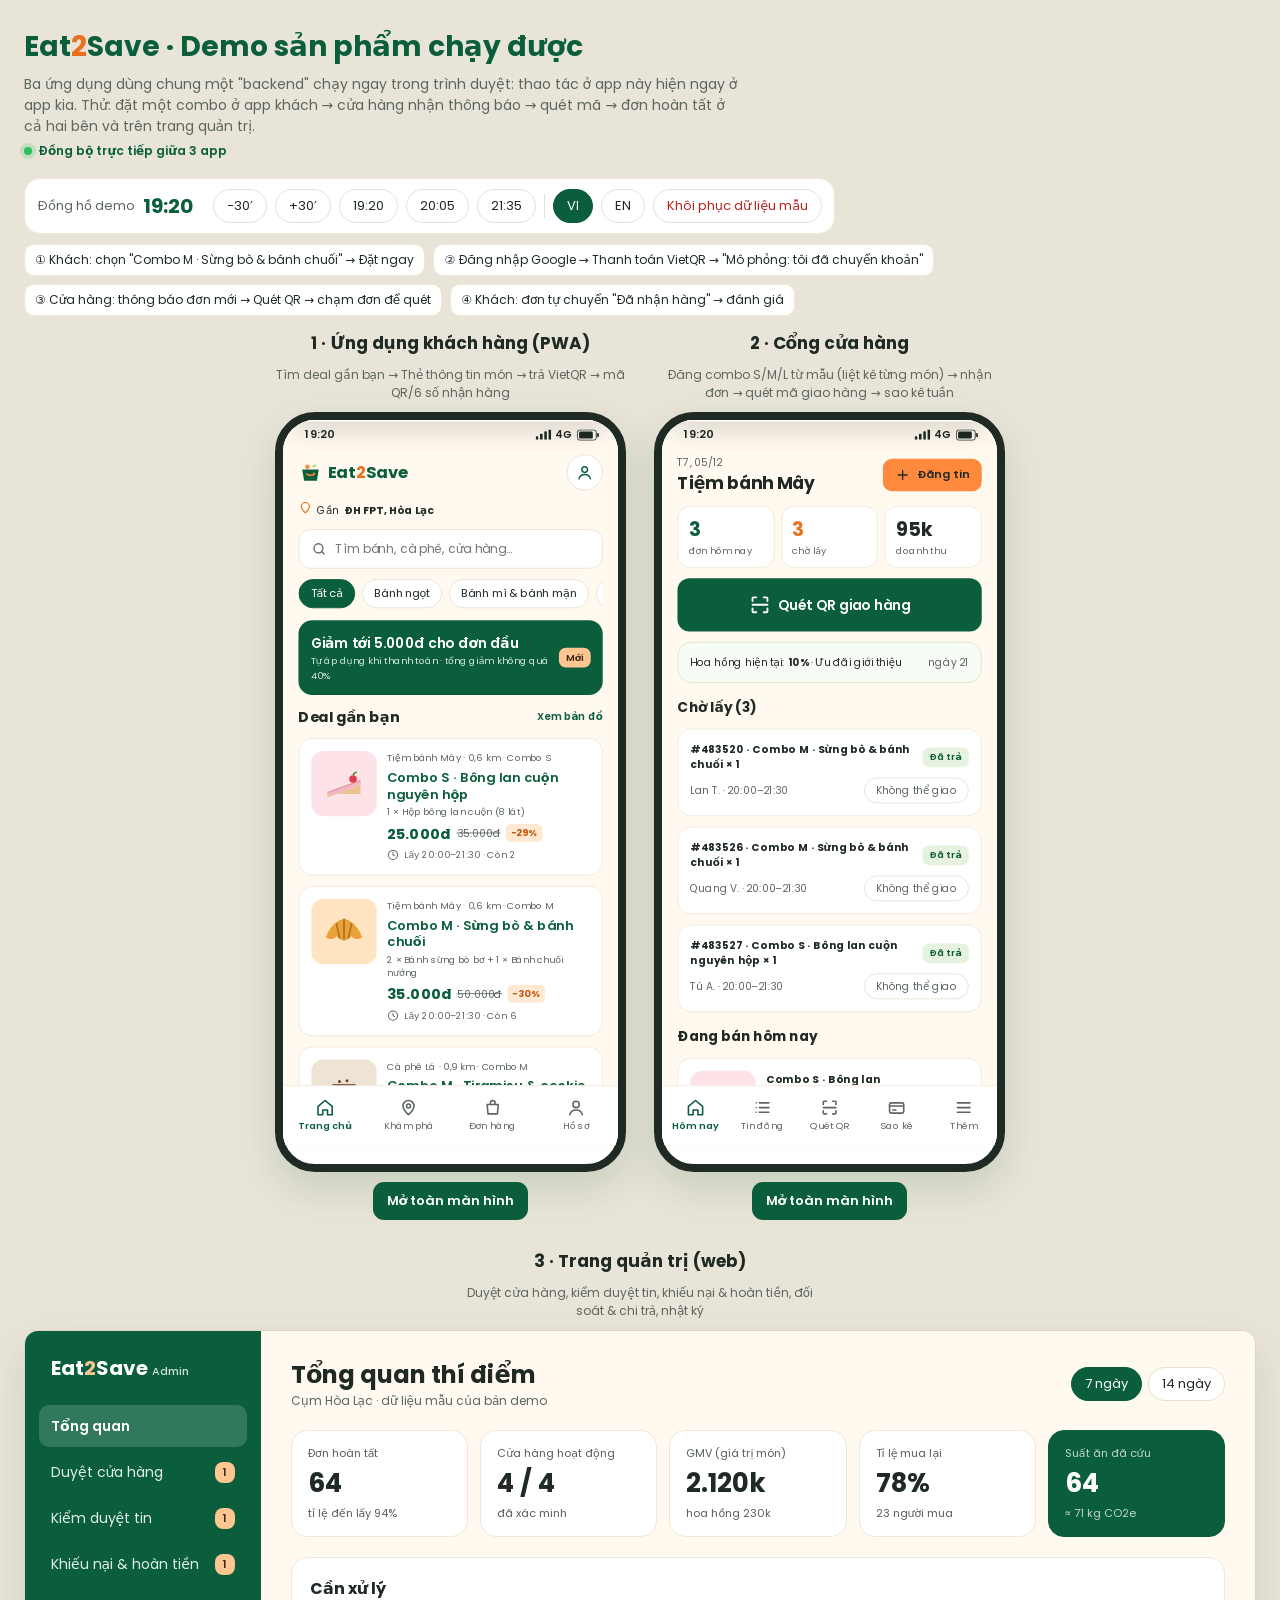
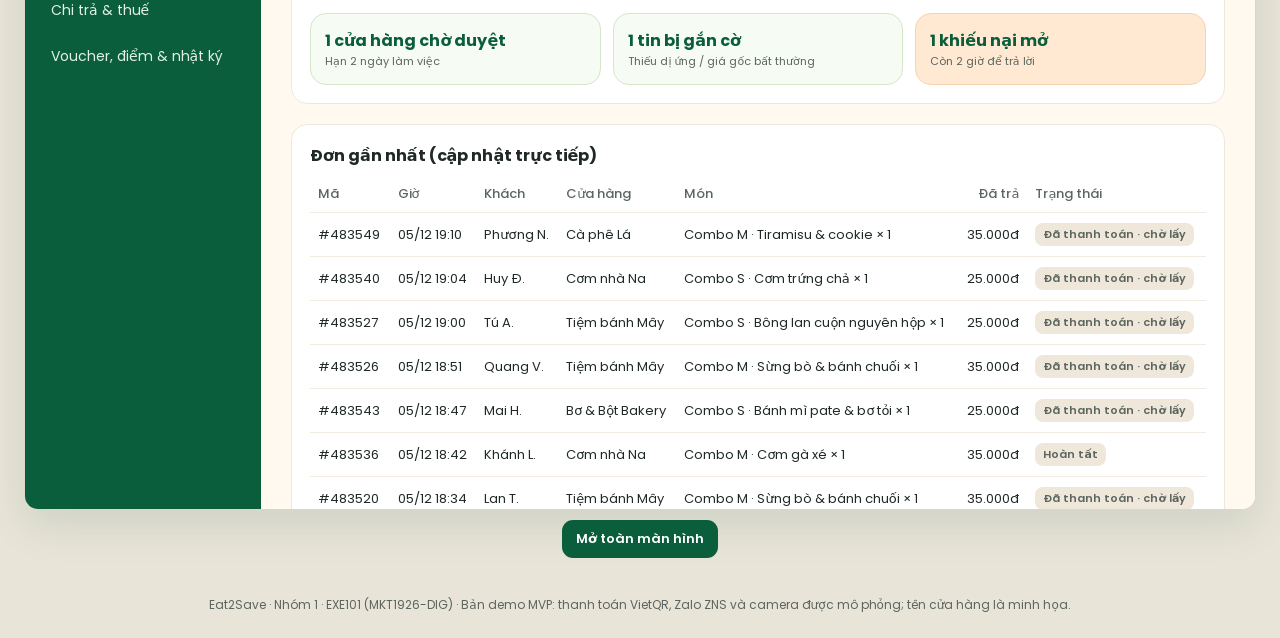
<file: live/index.html>
<!doctype html><html lang="vi"><head><meta charset="utf-8"><meta name="viewport" content="width=device-width,initial-scale=1"><title>Eat2Save – Demo sản phẩm</title>
<style>
body{background:var(--cream)}
header{max-width:1440px;margin:0 auto;padding:26px 24px 6px;display:flex;flex-wrap:wrap;gap:16px;align-items:flex-end;justify-content:space-between}
header h1{margin:0;font-size:28px;color:var(--g)}header h1 b{color:var(--o2)}
header p{margin:6px 0 0;color:var(--mut);font-size:14px;max-width:720px}
.ctl{display:flex;flex-wrap:wrap;gap:8px;align-items:center;background:#fff;border:1px solid var(--bd);border-radius:16px;padding:10px 12px;font-size:13px}
.ctl .clk{font-size:20px;font-weight:700;color:var(--g);min-width:62px}
.rowx{max-width:1440px;margin:0 auto;padding:14px 24px;display:flex;flex-wrap:wrap;gap:28px;justify-content:center}
.colx{display:flex;flex-direction:column;gap:10px;align-items:center}
.colx h2{margin:0;font-size:17px}.colx .d{font-size:12px;color:var(--mut);text-align:center;max-width:350px}
.dev{width:351px;height:760px;border-radius:40px;border:8px solid var(--ink);overflow:hidden;background:#fff;box-shadow:0 16px 40px rgba(11,94,59,.16)}
.dev iframe{width:390px;height:844px;border:0;transform:scale(.8595);transform-origin:0 0}
.web{width:min(1360px,100%);height:780px;border-radius:14px;border:1px solid #DDD6C8;overflow:hidden;background:#fff;box-shadow:0 16px 40px rgba(11,94,59,.12)}.web iframe{width:100%;height:100%;border:0}
.live{display:inline-flex;align-items:center;gap:6px;font-size:12px;color:var(--g);font-weight:600}.live i{width:8px;height:8px;border-radius:4px;background:#2DBE60;box-shadow:0 0 0 4px rgba(45,190,96,.2)}
footer{text-align:center;font-size:12px;color:var(--mut);padding:24px}
.steps{max-width:1440px;margin:0 auto;padding:4px 24px 0;display:flex;flex-wrap:wrap;gap:8px;font-size:12px}
.steps span{background:#fff;border:1px solid var(--bd);border-radius:10px;padding:6px 10px}
</style></head><body>
<header><div><h1>Eat<b>2</b>Save · <span id="t1">Demo sản phẩm chạy được</span></h1><p id="t2"></p><span class="live"><i></i><span id="t3"></span></span></div>
<div class="ctl"><span id="t4" class="muted"></span><span class="clk" id="clk">--:--</span><button class="chip" data-t="-30">−30′</button><button class="chip" data-t="30">+30′</button><button class="chip" data-set="19:20">19:20</button><button class="chip" data-set="20:05">20:05</button><button class="chip" data-set="21:35">21:35</button><span style="width:1px;height:24px;background:var(--bd2)"></span><button class="chip" data-l="vi">VI</button><button class="chip" data-l="en">EN</button><button class="chip" id="rst" style="color:var(--red)"></button></div></header>
<div class="steps" id="steps"></div>
<div class="rowx">
 <div class="colx"><h2 id="h1"></h2><div class="d" id="d1"></div><div class="dev"><iframe src="khach-hang/index.html#/home" title="Customer app"></iframe></div><a class="btn sm" href="khach-hang/index.html" target="_blank" id="o1"></a></div>
 <div class="colx"><h2 id="h2"></h2><div class="d" id="d2"></div><div class="dev"><iframe src="cua-hang/index.html#/today" title="Store portal"></iframe></div><a class="btn sm" href="cua-hang/index.html" target="_blank" id="o2"></a></div>
</div>
<div class="rowx"><div class="colx" style="width:100%"><h2 id="h3"></h2><div class="d" id="d3"></div><div class="web"><iframe src="quan-tri/index.html#/overview" title="Admin console"></iframe></div><a class="btn sm" href="quan-tri/index.html" target="_blank" id="o3"></a></div></div>
<footer id="ft"></footer>
<script>(async()=>{try{const p=await Promise.all(Array.from({length:10},(_,i)=>'assets/d'+i+'.bin').map(u=>fetch(u).then(r=>{if(!r.ok)throw new Error(u);return r.arrayBuffer()})));const t=await new Response(new Blob(p).stream().pipeThrough(new DecompressionStream('gzip'))).text();const B=JSON.parse(t);const st=document.createElement('style');st.textContent=B.css;document.head.appendChild(st);for(const k of ["qrcode", "core"]){const s=document.createElement('script');s.text=B[k];document.body.appendChild(s);}window.dispatchEvent(new Event('e2s-ready'));}catch(e){document.body.insertAdjacentHTML('beforeend','<p style="font:14px sans-serif;padding:20px">Không tải được bản demo / Demo failed to load: '+e.message+'</p>')}})();</script><script>window.addEventListener("e2s-ready",()=>{
const L=E2S.L;
function txt(){
 const T={t1:L('Demo sản phẩm chạy được','Working product demo'),t2:L('Ba ứng dụng dùng chung một "backend" chạy ngay trong trình duyệt: thao tác ở app này hiện ngay ở app kia. Thử: đặt một combo ở app khách → cửa hàng nhận thông báo → quét mã → đơn hoàn tất ở cả hai bên và trên trang quản trị.','Three apps share one in-browser "backend": an action in one app shows up instantly in the others. Try it: reserve a combo in the customer app → the store gets an alert → scan the code → the order completes on both sides and in the admin console.'),t3:L('Đồng bộ trực tiếp giữa 3 app','Live sync across the 3 apps'),t4:L('Đồng hồ demo','Demo clock'),
 h1:L('1 · Ứng dụng khách hàng (PWA)','1 · Customer app (PWA)'),d1:L('Tìm deal gần bạn → Thẻ thông tin món → trả VietQR → mã QR/6 số nhận hàng','Find nearby deals → Food Info Card → pay by VietQR → QR / 6-digit pickup code'),
 h2:L('2 · Cổng cửa hàng','2 · Store portal'),d2:L('Đăng combo S/M/L từ mẫu (liệt kê từng món) → nhận đơn → quét mã giao hàng → sao kê tuần','List an S/M/L combo from a template (every item listed) → get orders → scan to hand over → weekly statement'),
 h3:L('3 · Trang quản trị (web)','3 · Admin console (web)'),d3:L('Duyệt cửa hàng, kiểm duyệt tin, khiếu nại & hoàn tiền, đối soát & chi trả, nhật ký','Store approval, listing moderation, complaints & refunds, reconciliation & payouts, audit log'),
 o1:L('Mở toàn màn hình','Open full screen'),o2:L('Mở toàn màn hình','Open full screen'),o3:L('Mở toàn màn hình','Open full screen'),rst:L('Khôi phục dữ liệu mẫu','Reset sample data'),
 ft:L('Eat2Save · Nhóm 1 · EXE101 (MKT1926-DIG) · Bản demo MVP: thanh toán VietQR, Zalo ZNS và camera được mô phỏng; tên cửa hàng là minh họa.','Eat2Save · Group 1 · EXE101 (MKT1926-DIG) · MVP demo: VietQR payment, Zalo ZNS and the camera are simulated; store names are fictional.')};
 for(const k in T){const el=document.getElementById(k); if(el) el.textContent=T[k];}
 const S=[L('① Khách: chọn "Combo M · Sừng bò & bánh chuối" → Đặt ngay','① Buyer: open "Combo M · Croissants & banana cake" → Reserve'),L('② Đăng nhập Google → Thanh toán VietQR → "Mô phỏng: tôi đã chuyển khoản"','② Sign in with Google → Pay with VietQR → "Simulate: I have paid"'),L('③ Cửa hàng: thông báo đơn mới → Quét QR → chạm đơn để quét','③ Store: new-order alert → Scan QR → tap the order to scan'),L('④ Khách: đơn tự chuyển "Đã nhận hàng" → đánh giá','④ Buyer: order flips to "Picked up" → leave a review')];
 document.getElementById('steps').innerHTML=S.map(s=>'<span>'+s+'</span>').join('');
 document.querySelectorAll('[data-l]').forEach(b=>b.classList.toggle('on',b.dataset.l===E2S.lang()));
}
txt(); E2S.on('lang',txt);
setInterval(()=>{document.getElementById('clk').textContent=E2S.hm(E2S.now());},500);
document.querySelector('.ctl').addEventListener('click',e=>{const b=e.target.closest('button');if(!b)return;
 if(b.dataset.t)E2S.shift(Number(b.dataset.t));else if(b.dataset.set)E2S.setClock(E2S.at(E2S.today(),b.dataset.set));else if(b.dataset.l)E2S.setLang(b.dataset.l);else if(b.id==='rst'&&confirm(L('Xóa mọi thao tác và khôi phục dữ liệu mẫu?','Discard all changes and restore sample data?'))){E2S.reset();document.querySelectorAll('iframe').forEach(f=>f.contentWindow.location.reload());}});
});</script></body></html>
</file>
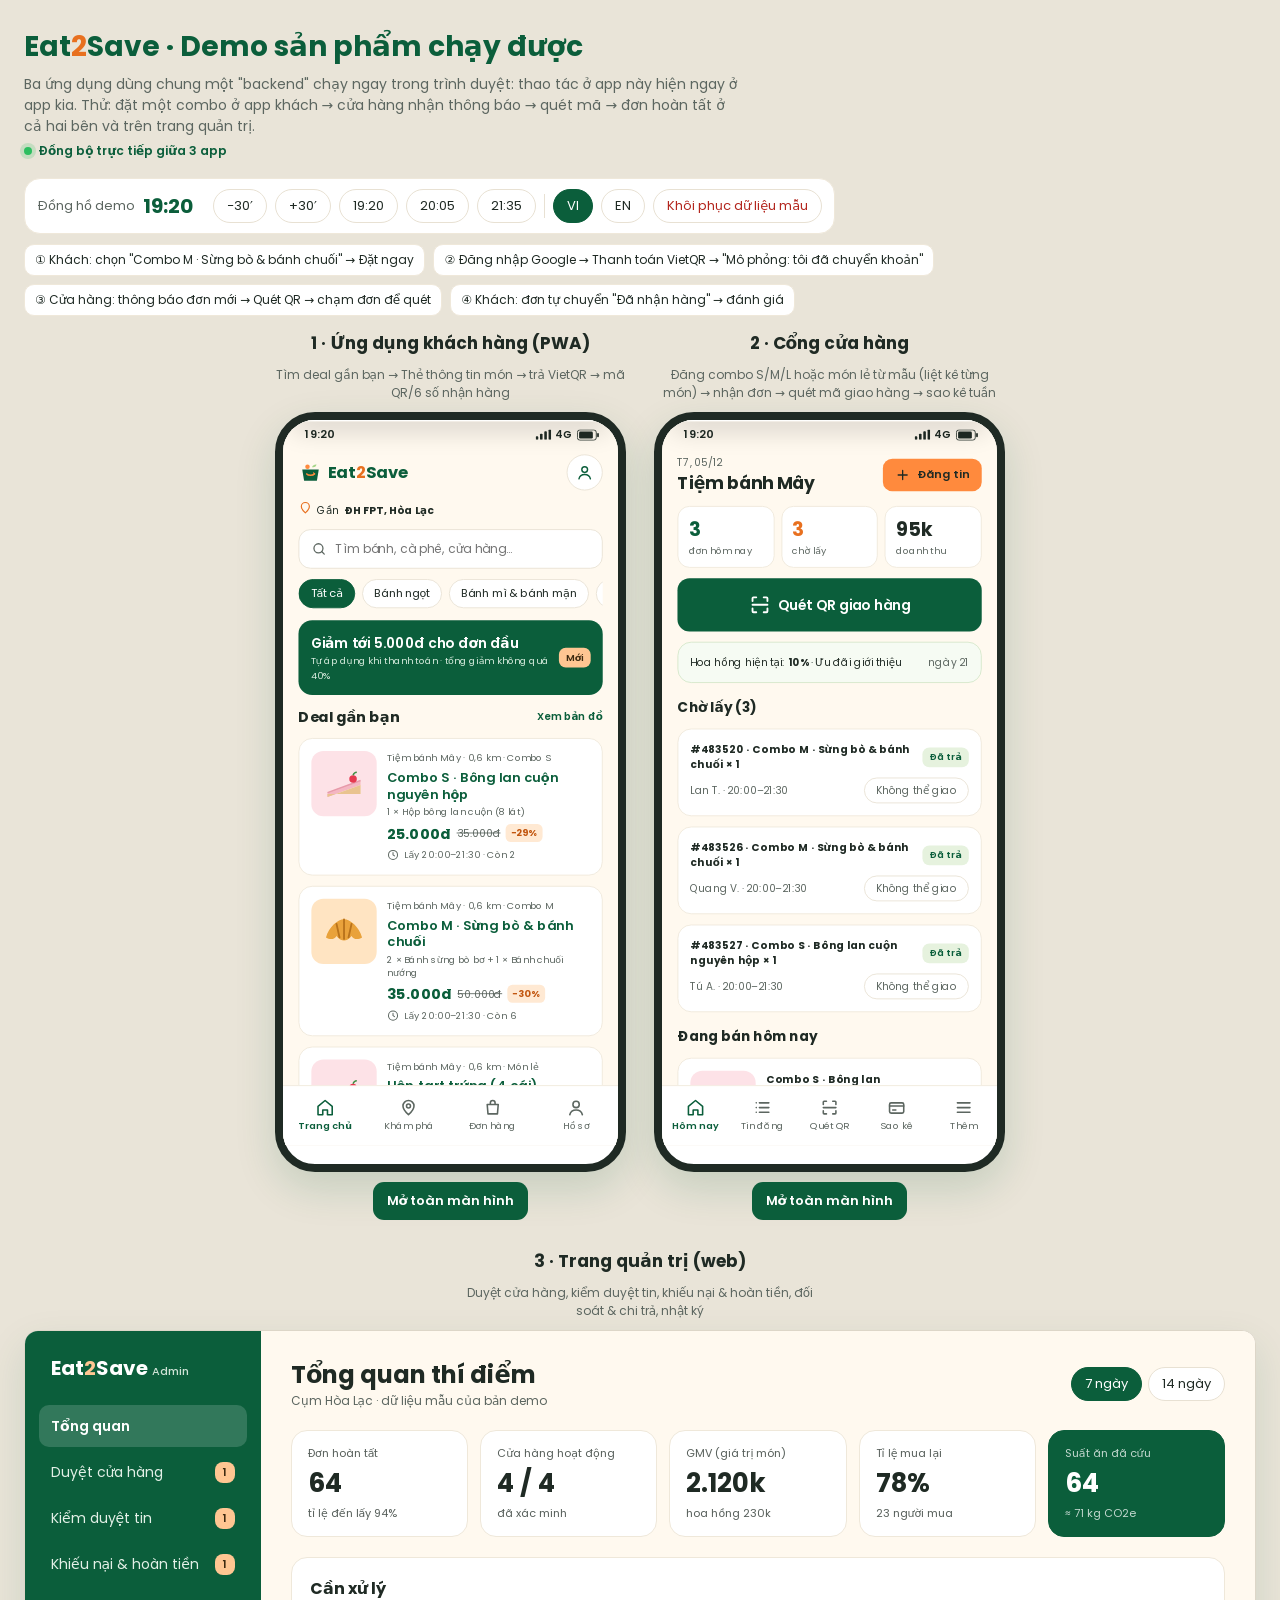
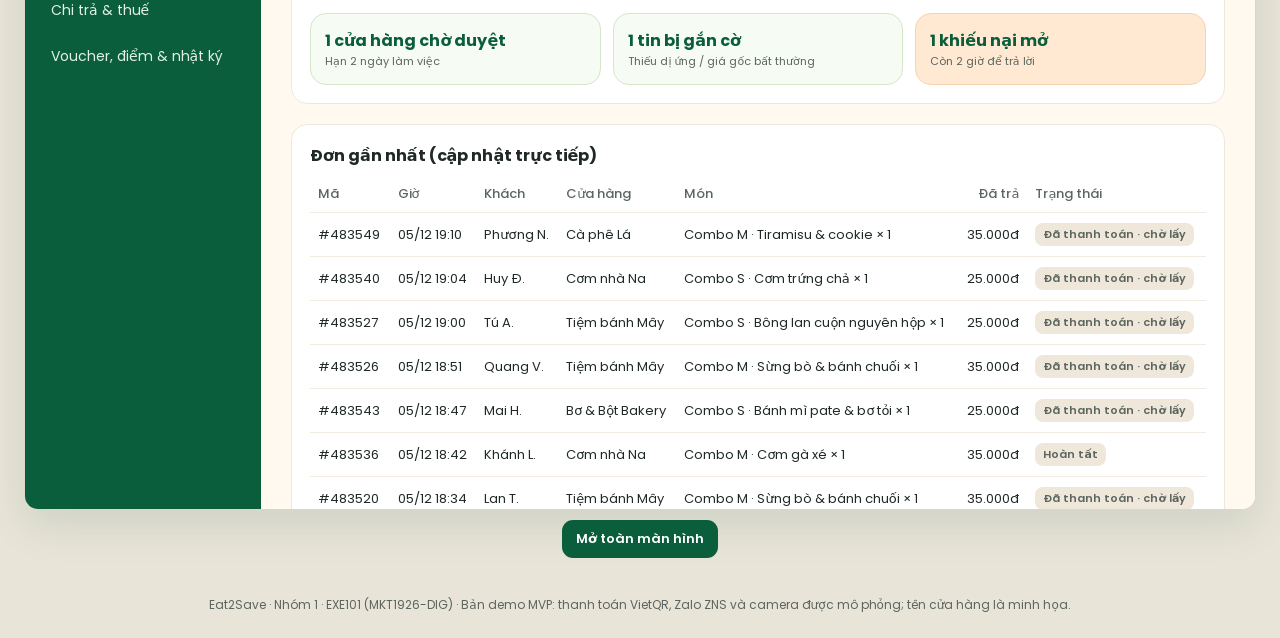
<file: site/index.html>
<!doctype html><html lang="vi"><head><meta charset="utf-8"><meta name="viewport" content="width=device-width,initial-scale=1"><title>Eat2Save – Demo sản phẩm</title>
<style>
body{background:var(--cream)}
header{max-width:1440px;margin:0 auto;padding:26px 24px 6px;display:flex;flex-wrap:wrap;gap:16px;align-items:flex-end;justify-content:space-between}
header h1{margin:0;font-size:28px;color:var(--g)}header h1 b{color:var(--o2)}
header p{margin:6px 0 0;color:var(--mut);font-size:14px;max-width:720px}
.ctl{display:flex;flex-wrap:wrap;gap:8px;align-items:center;background:#fff;border:1px solid var(--bd);border-radius:16px;padding:10px 12px;font-size:13px}
.ctl .clk{font-size:20px;font-weight:700;color:var(--g);min-width:62px}
.rowx{max-width:1440px;margin:0 auto;padding:14px 24px;display:flex;flex-wrap:wrap;gap:28px;justify-content:center}
.colx{display:flex;flex-direction:column;gap:10px;align-items:center}
.colx h2{margin:0;font-size:17px}.colx .d{font-size:12px;color:var(--mut);text-align:center;max-width:350px}
.dev{width:351px;height:760px;border-radius:40px;border:8px solid var(--ink);overflow:hidden;background:#fff;box-shadow:0 16px 40px rgba(11,94,59,.16)}
.dev iframe{width:390px;height:844px;border:0;transform:scale(.8595);transform-origin:0 0}
.web{width:min(1360px,100%);height:780px;border-radius:14px;border:1px solid #DDD6C8;overflow:hidden;background:#fff;box-shadow:0 16px 40px rgba(11,94,59,.12)}.web iframe{width:100%;height:100%;border:0}
.live{display:inline-flex;align-items:center;gap:6px;font-size:12px;color:var(--g);font-weight:600}.live i{width:8px;height:8px;border-radius:4px;background:#2DBE60;box-shadow:0 0 0 4px rgba(45,190,96,.2)}
footer{text-align:center;font-size:12px;color:var(--mut);padding:24px}
.steps{max-width:1440px;margin:0 auto;padding:4px 24px 0;display:flex;flex-wrap:wrap;gap:8px;font-size:12px}
.steps span{background:#fff;border:1px solid var(--bd);border-radius:10px;padding:6px 10px}
</style></head><body>
<header><div><h1>Eat<b>2</b>Save · <span id="t1">Demo sản phẩm chạy được</span></h1><p id="t2"></p><span class="live"><i></i><span id="t3"></span></span></div>
<div class="ctl"><span id="t4" class="muted"></span><span class="clk" id="clk">--:--</span><button class="chip" data-t="-30">−30′</button><button class="chip" data-t="30">+30′</button><button class="chip" data-set="19:20">19:20</button><button class="chip" data-set="20:05">20:05</button><button class="chip" data-set="21:35">21:35</button><span style="width:1px;height:24px;background:var(--bd2)"></span><button class="chip" data-l="vi">VI</button><button class="chip" data-l="en">EN</button><button class="chip" id="rst" style="color:var(--red)"></button></div></header>
<div class="steps" id="steps"></div>
<div class="rowx">
 <div class="colx"><h2 id="h1"></h2><div class="d" id="d1"></div><div class="dev"><iframe src="khach-hang/index.html#/home" title="Customer app"></iframe></div><a class="btn sm" href="khach-hang/index.html" target="_blank" id="o1"></a></div>
 <div class="colx"><h2 id="h2"></h2><div class="d" id="d2"></div><div class="dev"><iframe src="cua-hang/index.html#/today" title="Store portal"></iframe></div><a class="btn sm" href="cua-hang/index.html" target="_blank" id="o2"></a></div>
</div>
<div class="rowx"><div class="colx" style="width:100%"><h2 id="h3"></h2><div class="d" id="d3"></div><div class="web"><iframe src="quan-tri/index.html#/overview" title="Admin console"></iframe></div><a class="btn sm" href="quan-tri/index.html" target="_blank" id="o3"></a></div></div>
<footer id="ft"></footer>
<script>(async()=>{try{const p=await Promise.all(Array.from({length:10},(_,i)=>'assets/d'+i+'.bin').map(u=>fetch(u).then(r=>{if(!r.ok)throw new Error(u);return r.arrayBuffer()})));const t=await new Response(new Blob(p).stream().pipeThrough(new DecompressionStream('gzip'))).text();const B=JSON.parse(t);const st=document.createElement('style');st.textContent=B.css;document.head.appendChild(st);for(const k of ["qrcode", "core"]){const s=document.createElement('script');s.text=B[k];document.body.appendChild(s);}window.dispatchEvent(new Event('e2s-ready'));}catch(e){document.body.insertAdjacentHTML('beforeend','<p style="font:14px sans-serif;padding:20px">Không tải được bản demo / Demo failed to load: '+e.message+'</p>')}})();</script><script>window.addEventListener("e2s-ready",()=>{
const L=E2S.L;
function txt(){
 const T={t1:L('Demo sản phẩm chạy được','Working product demo'),t2:L('Ba ứng dụng dùng chung một "backend" chạy ngay trong trình duyệt: thao tác ở app này hiện ngay ở app kia. Thử: đặt một combo ở app khách → cửa hàng nhận thông báo → quét mã → đơn hoàn tất ở cả hai bên và trên trang quản trị.','Three apps share one in-browser "backend": an action in one app shows up instantly in the others. Try it: reserve a combo in the customer app → the store gets an alert → scan the code → the order completes on both sides and in the admin console.'),t3:L('Đồng bộ trực tiếp giữa 3 app','Live sync across the 3 apps'),t4:L('Đồng hồ demo','Demo clock'),
 h1:L('1 · Ứng dụng khách hàng (PWA)','1 · Customer app (PWA)'),d1:L('Tìm deal gần bạn → Thẻ thông tin món → trả VietQR → mã QR/6 số nhận hàng','Find nearby deals → Food Info Card → pay by VietQR → QR / 6-digit pickup code'),
 h2:L('2 · Cổng cửa hàng','2 · Store portal'),d2:L('Đăng combo S/M/L hoặc món lẻ từ mẫu (liệt kê từng món) → nhận đơn → quét mã giao hàng → sao kê tuần','List an S/M/L combo or a single item from a template (every item listed) → get orders → scan to hand over → weekly statement'),
 h3:L('3 · Trang quản trị (web)','3 · Admin console (web)'),d3:L('Duyệt cửa hàng, kiểm duyệt tin, khiếu nại & hoàn tiền, đối soát & chi trả, nhật ký','Store approval, listing moderation, complaints & refunds, reconciliation & payouts, audit log'),
 o1:L('Mở toàn màn hình','Open full screen'),o2:L('Mở toàn màn hình','Open full screen'),o3:L('Mở toàn màn hình','Open full screen'),rst:L('Khôi phục dữ liệu mẫu','Reset sample data'),
 ft:L('Eat2Save · Nhóm 1 · EXE101 (MKT1926-DIG) · Bản demo MVP: thanh toán VietQR, Zalo ZNS và camera được mô phỏng; tên cửa hàng là minh họa.','Eat2Save · Group 1 · EXE101 (MKT1926-DIG) · MVP demo: VietQR payment, Zalo ZNS and the camera are simulated; store names are fictional.')};
 for(const k in T){const el=document.getElementById(k); if(el) el.textContent=T[k];}
 const S=[L('① Khách: chọn "Combo M · Sừng bò & bánh chuối" → Đặt ngay','① Buyer: open "Combo M · Croissants & banana cake" → Reserve'),L('② Đăng nhập Google → Thanh toán VietQR → "Mô phỏng: tôi đã chuyển khoản"','② Sign in with Google → Pay with VietQR → "Simulate: I have paid"'),L('③ Cửa hàng: thông báo đơn mới → Quét QR → chạm đơn để quét','③ Store: new-order alert → Scan QR → tap the order to scan'),L('④ Khách: đơn tự chuyển "Đã nhận hàng" → đánh giá','④ Buyer: order flips to "Picked up" → leave a review')];
 document.getElementById('steps').innerHTML=S.map(s=>'<span>'+s+'</span>').join('');
 document.querySelectorAll('[data-l]').forEach(b=>b.classList.toggle('on',b.dataset.l===E2S.lang()));
}
txt(); E2S.on('lang',txt);
setInterval(()=>{document.getElementById('clk').textContent=E2S.hm(E2S.now());},500);
document.querySelector('.ctl').addEventListener('click',e=>{const b=e.target.closest('button');if(!b)return;
 if(b.dataset.t)E2S.shift(Number(b.dataset.t));else if(b.dataset.set)E2S.setClock(E2S.at(E2S.today(),b.dataset.set));else if(b.dataset.l)E2S.setLang(b.dataset.l);else if(b.id==='rst'&&confirm(L('Xóa mọi thao tác và khôi phục dữ liệu mẫu?','Discard all changes and restore sample data?'))){E2S.reset();document.querySelectorAll('iframe').forEach(f=>f.contentWindow.location.reload());}});
});</script></body></html>
</file>
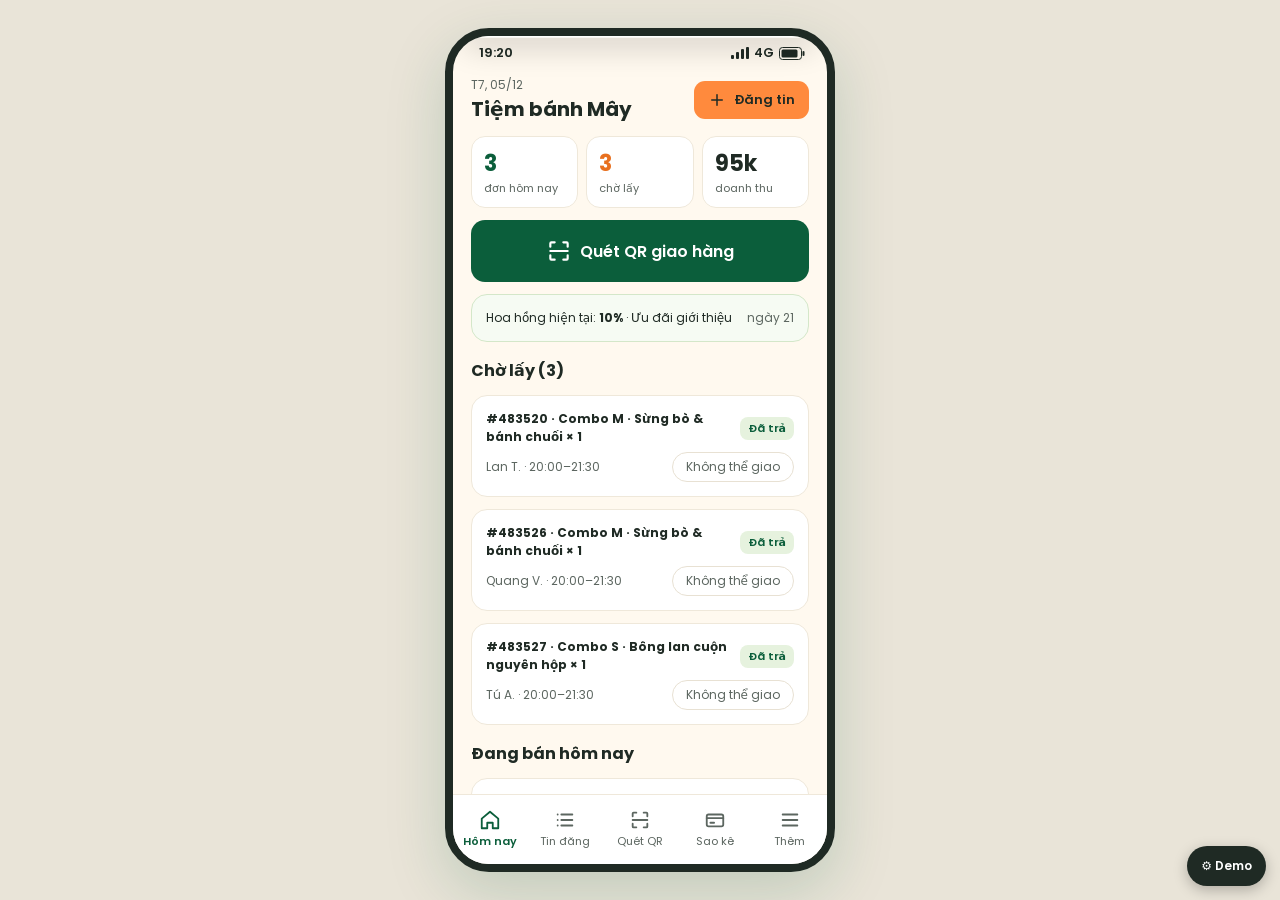
<file: live/cua-hang/index.html>
<!doctype html><html lang="vi"><head><meta charset="utf-8"><meta name="viewport" content="width=device-width,initial-scale=1,viewport-fit=cover"><meta name="theme-color" content="#0B5E3B"><title>Eat2Save – Cổng cửa hàng</title></head><body><div class="stage"><div class="phone"><div id="sb"></div><div id="app" class="view"></div><div class="banner"></div><div class="toast" role="status"></div></div></div><script>(async()=>{try{const p=await Promise.all(Array.from({length:10},(_,i)=>'../assets/d'+i+'.bin').map(u=>fetch(u).then(r=>{if(!r.ok)throw new Error(u);return r.arrayBuffer()})));const t=await new Response(new Blob(p).stream().pipeThrough(new DecompressionStream('gzip'))).text();const B=JSON.parse(t);const st=document.createElement('style');st.textContent=B.css;document.head.appendChild(st);for(const k of ["qrcode", "core", "merchant"]){const s=document.createElement('script');s.text=B[k];document.body.appendChild(s);}window.dispatchEvent(new Event('e2s-ready'));}catch(e){document.body.insertAdjacentHTML('beforeend','<p style="font:14px sans-serif;padding:20px">Không tải được bản demo / Demo failed to load: '+e.message+'</p>')}})();</script></body></html>
</file>
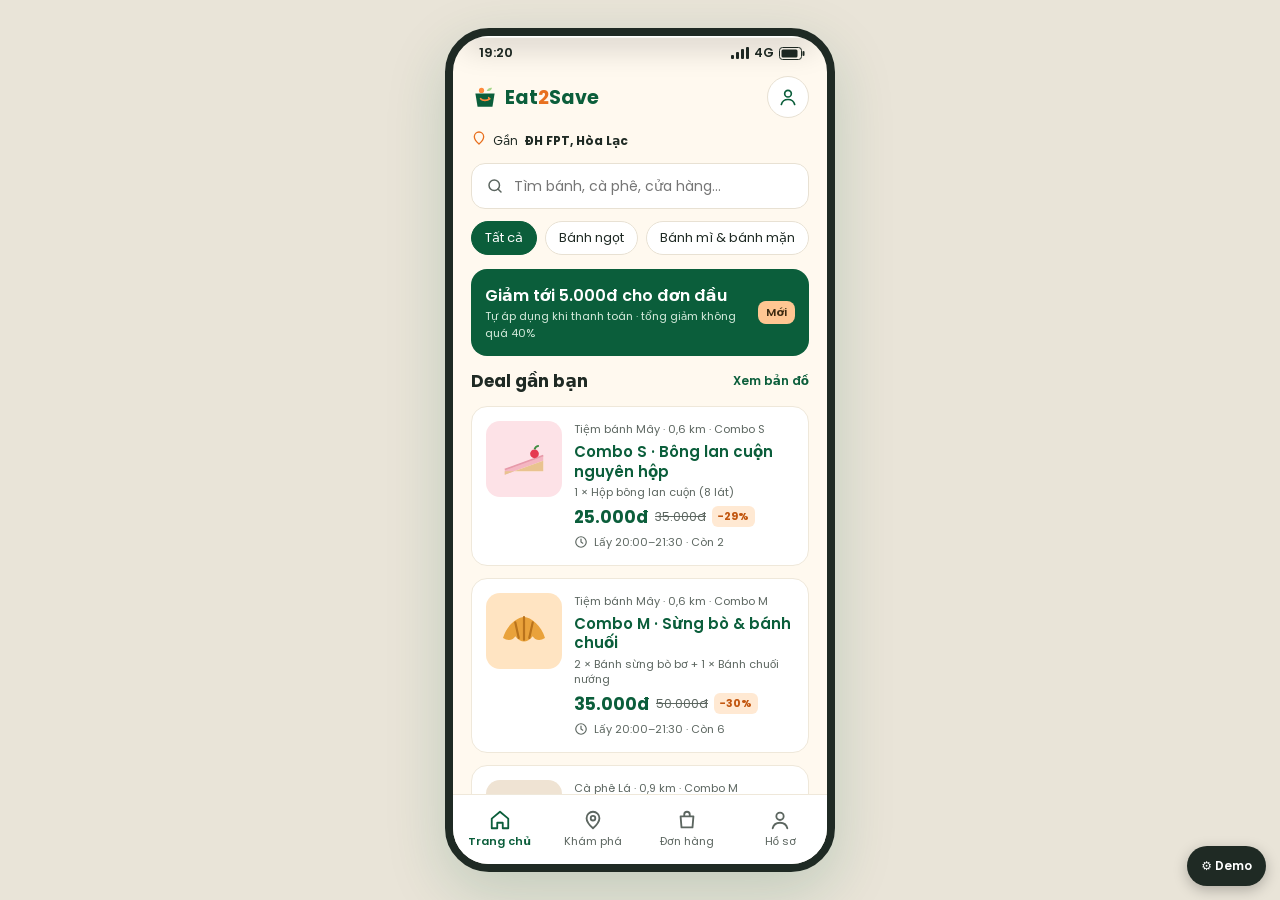
<file: live/khach-hang/index.html>
<!doctype html><html lang="vi"><head><meta charset="utf-8"><meta name="viewport" content="width=device-width,initial-scale=1,viewport-fit=cover"><meta name="theme-color" content="#0B5E3B"><title>Eat2Save – Ứng dụng khách hàng</title></head><body><div class="stage"><div class="phone"><div id="sb"></div><div id="app" class="view"></div><div class="banner"></div><div class="toast" role="status"></div></div></div><script>(async()=>{try{const p=await Promise.all(Array.from({length:10},(_,i)=>'../assets/d'+i+'.bin').map(u=>fetch(u).then(r=>{if(!r.ok)throw new Error(u);return r.arrayBuffer()})));const t=await new Response(new Blob(p).stream().pipeThrough(new DecompressionStream('gzip'))).text();const B=JSON.parse(t);const st=document.createElement('style');st.textContent=B.css;document.head.appendChild(st);for(const k of ["qrcode", "core", "customer"]){const s=document.createElement('script');s.text=B[k];document.body.appendChild(s);}window.dispatchEvent(new Event('e2s-ready'));}catch(e){document.body.insertAdjacentHTML('beforeend','<p style="font:14px sans-serif;padding:20px">Không tải được bản demo / Demo failed to load: '+e.message+'</p>')}})();</script></body></html>
</file>
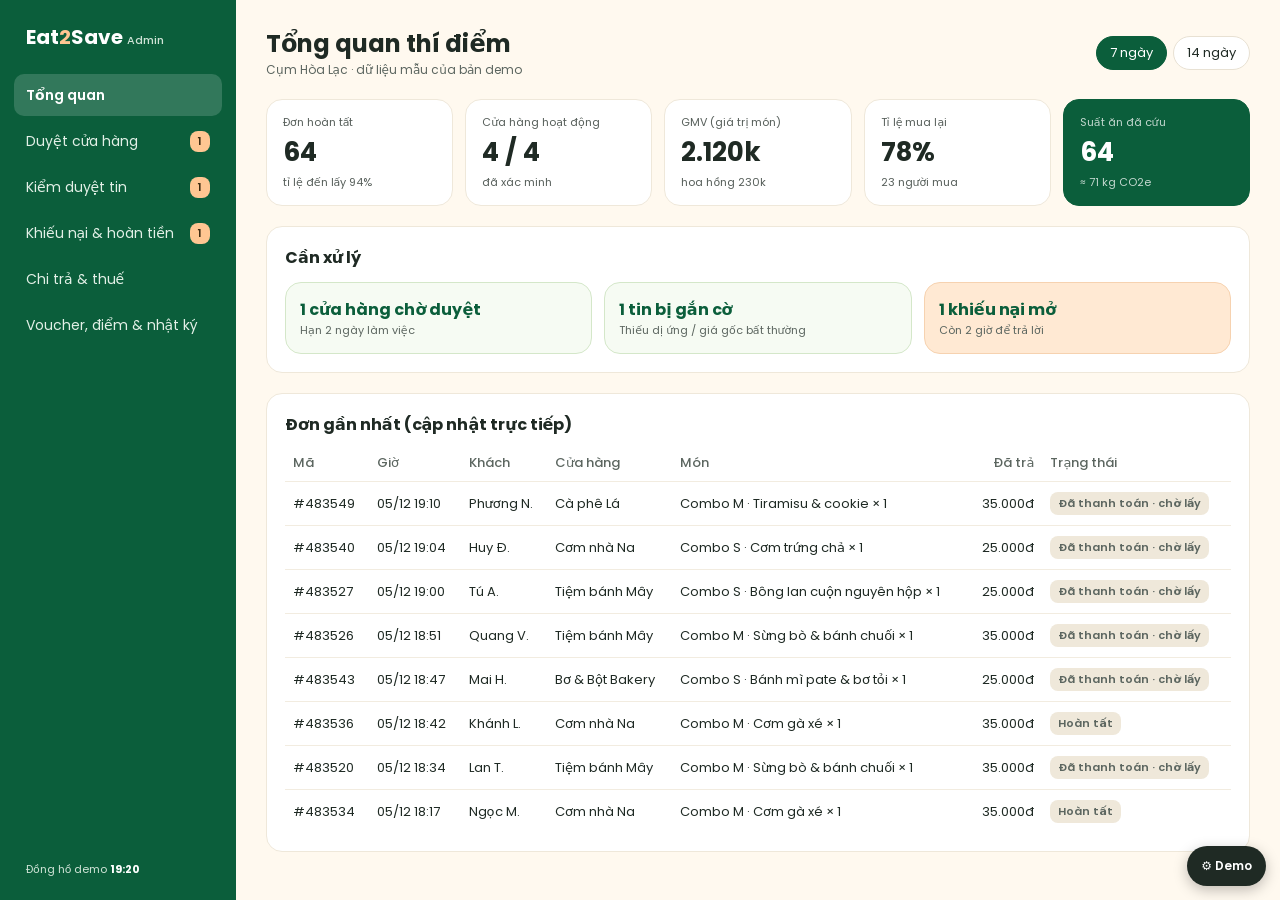
<file: live/quan-tri/index.html>
<!doctype html><html lang="vi"><head><meta charset="utf-8"><meta name="viewport" content="width=device-width,initial-scale=1"><title>Eat2Save – Trang quản trị</title></head><body><div id="app"></div><div class="toast" role="status" style="position:fixed;bottom:28px"></div><script>(async()=>{try{const p=await Promise.all(Array.from({length:10},(_,i)=>'../assets/d'+i+'.bin').map(u=>fetch(u).then(r=>{if(!r.ok)throw new Error(u);return r.arrayBuffer()})));const t=await new Response(new Blob(p).stream().pipeThrough(new DecompressionStream('gzip'))).text();const B=JSON.parse(t);const st=document.createElement('style');st.textContent=B.css;document.head.appendChild(st);for(const k of ["qrcode", "core", "admin"]){const s=document.createElement('script');s.text=B[k];document.body.appendChild(s);}window.dispatchEvent(new Event('e2s-ready'));}catch(e){document.body.insertAdjacentHTML('beforeend','<p style="font:14px sans-serif;padding:20px">Không tải được bản demo / Demo failed to load: '+e.message+'</p>')}})();</script></body></html>
</file>
